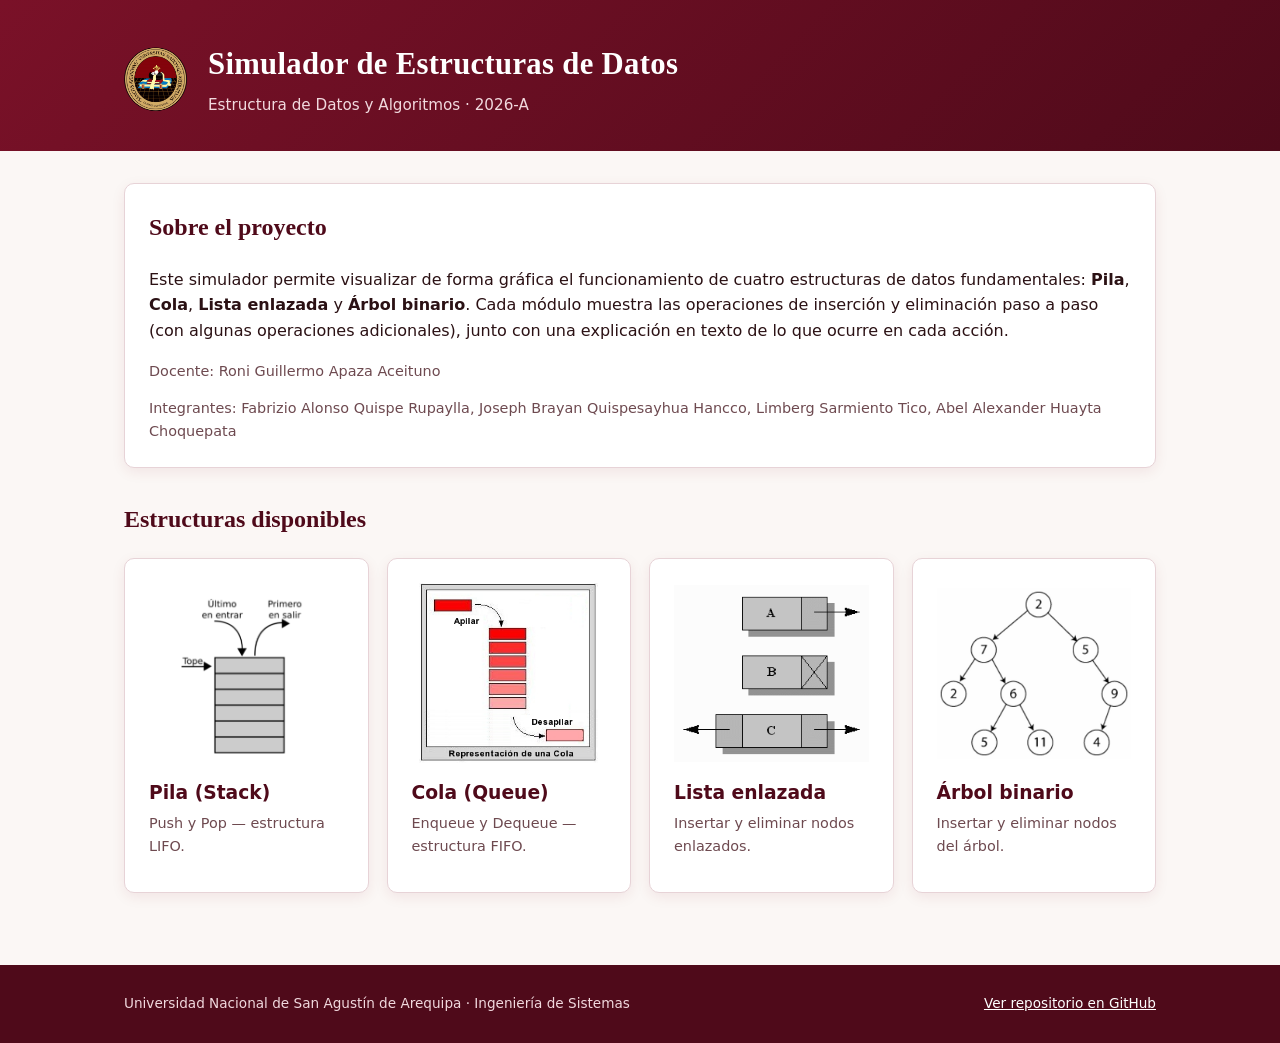
<file: index.html>
<!DOCTYPE html>
<html lang="es">
<head>
  <meta charset="UTF-8">
  <meta name="viewport" content="width=device-width, initial-scale=1.0">
  <title>Simulador de Estructuras de Datos — TIF</title>
  <link rel="stylesheet" href="style.css">
</head>
<body>

  <!-- ===================== ENCABEZADO ===================== -->
  <header class="encabezado">
    <div class="contenedor encabezado__contenido">
      <!-- Sello institucional simple  -->
      <img class="sello" src="Escudo_UNSA.png.webp" alt="Escudo de la UNSA">
      <div class="encabezado__textos">
        <h1>Simulador de Estructuras de Datos</h1>
        <p>Estructura de Datos y Algoritmos · 2026-A</p>
      </div>
    </div>
  </header>

  <main class="contenedor" style="padding-top: 32px; padding-bottom: 24px;">

    <!-- ===================== INTRODUCCIÓN ===================== -->
    <section class="tarjeta">
      <h2 style="margin-top:0; font-family: var(--font-display); color: var(--granate-dark);">Sobre el proyecto</h2>
      <p>
        Este simulador permite visualizar de forma gráfica el funcionamiento de cuatro
        estructuras de datos fundamentales: <strong>Pila</strong>, <strong>Cola</strong>,
        <strong>Lista enlazada</strong> y <strong>Árbol binario</strong>. Cada módulo muestra
        las operaciones de inserción y eliminación paso a paso (con algunas operaciones adicionales), junto con una explicación
        en texto de lo que ocurre en cada acción.
      </p>
      <p style="color: var(--ink-muted); font-size: 0.9rem; margin-bottom: 0;">
        Docente: Roni Guillermo Apaza Aceituno
      </p>
      <p style="color: var(--ink-muted); font-size: 0.9rem; margin-bottom: 0;">
        Integrantes: Fabrizio Alonso Quispe Rupaylla, Joseph Brayan Quispesayhua Hancco, Limberg Sarmiento Tico, Abel Alexander Huayta Choquepata
      </p>
    </section>

    <!-- ===================== GRID DE ESTRUCTURAS ===================== -->
    <section style="margin-top: 32px;">
      <h2 style="font-family: var(--font-display); color: var(--granate-dark);">Estructuras disponibles</h2>

      <div style="display: grid; grid-template-columns: repeat(auto-fit, minmax(230px, 1fr)); gap: 18px; margin-top: 16px;">

        <!-- ---- Pila ---- -->
        <a href="pila/pila.html" class="tarjeta" style="text-decoration:none; color: inherit; display:block; transition: transform .15s ease, box-shadow .15s ease;"
           onmouseover="this.style.transform='translateY(-3px)'; this.style.boxShadow='var(--shadow-hover)';"
           onmouseout="this.style.transform=''; this.style.boxShadow='';">
          <img class="imagen-tarjeta" src="pila.png" alt="Escudo de la UNSA">
          <h3 style="margin: 12px 0 4px; color: var(--granate-dark);">Pila (Stack)</h3>
          <p style="margin: 0 0 10px; font-size: 0.9rem; color: var(--ink-muted);">Push y Pop — estructura LIFO.</p>
        </a>

        <!-- ---- Cola ---- -->
        <a href="cola/cola.html" class="tarjeta" style="text-decoration:none; color: inherit; display:block; transition: transform .15s ease, box-shadow .15s ease;"
           onmouseover="this.style.transform='translateY(-3px)'; this.style.boxShadow='var(--shadow-hover)';"
           onmouseout="this.style.transform=''; this.style.boxShadow='';">
          <img class="imagen-tarjeta" src="cola.jpg" alt="Escudo de la UNSA">
          <h3 style="margin: 12px 0 4px; color: var(--granate-dark);">Cola (Queue)</h3>
          <p style="margin: 0 0 10px; font-size: 0.9rem; color: var(--ink-muted);">Enqueue y Dequeue — estructura FIFO.</p>
        </a>

        <!-- ---- Lista enlazada ---- -->
        <a href="lista/lista.html" class="tarjeta" style="text-decoration:none; color: inherit; display:block; transition: transform .15s ease, box-shadow .15s ease;"
           onmouseover="this.style.transform='translateY(-3px)'; this.style.boxShadow='var(--shadow-hover)';"
           onmouseout="this.style.transform=''; this.style.boxShadow='';">
          <img class="imagen-tarjeta" src="lista.png" alt="Escudo de la UNSA">
          <h3 style="margin: 12px 0 4px; color: var(--granate-dark);">Lista enlazada</h3>
          <p style="margin: 0 0 10px; font-size: 0.9rem; color: var(--ink-muted);">Insertar y eliminar nodos enlazados.</p>
        </a>

        <!-- ---- Árbol binario ---- -->
        <a href="arbol/arbol.html" class="tarjeta" style="text-decoration:none; color: inherit; display:block; transition: transform .15s ease, box-shadow .15s ease;"
           onmouseover="this.style.transform='translateY(-3px)'; this.style.boxShadow='var(--shadow-hover)';"
           onmouseout="this.style.transform=''; this.style.boxShadow='';">
          <img class="imagen-tarjeta" src="arbol.png" alt="Escudo de la UNSA">
          <h3 style="margin: 12px 0 4px; color: var(--granate-dark);">Árbol binario</h3>
          <p style="margin: 0 0 10px; font-size: 0.9rem; color: var(--ink-muted);">Insertar y eliminar nodos del árbol.</p>
        </a>

      </div>
    </section>

  </main>

  <!-- ===================== PIE DE PÁGINA ===================== -->
  <footer class="pie">
    <div class="contenedor pie__contenido">
      <span><!-- PLACEHOLDER --> Universidad Nacional de San Agustín de Arequipa · Ingeniería de Sistemas</span>
      <span><a href="https://github.com/PLACEHOLDER/simulador-tif" target="_blank" rel="noopener">Ver repositorio en GitHub</a></span>
    </div>
  </footer>

</body>
</html>
</file>
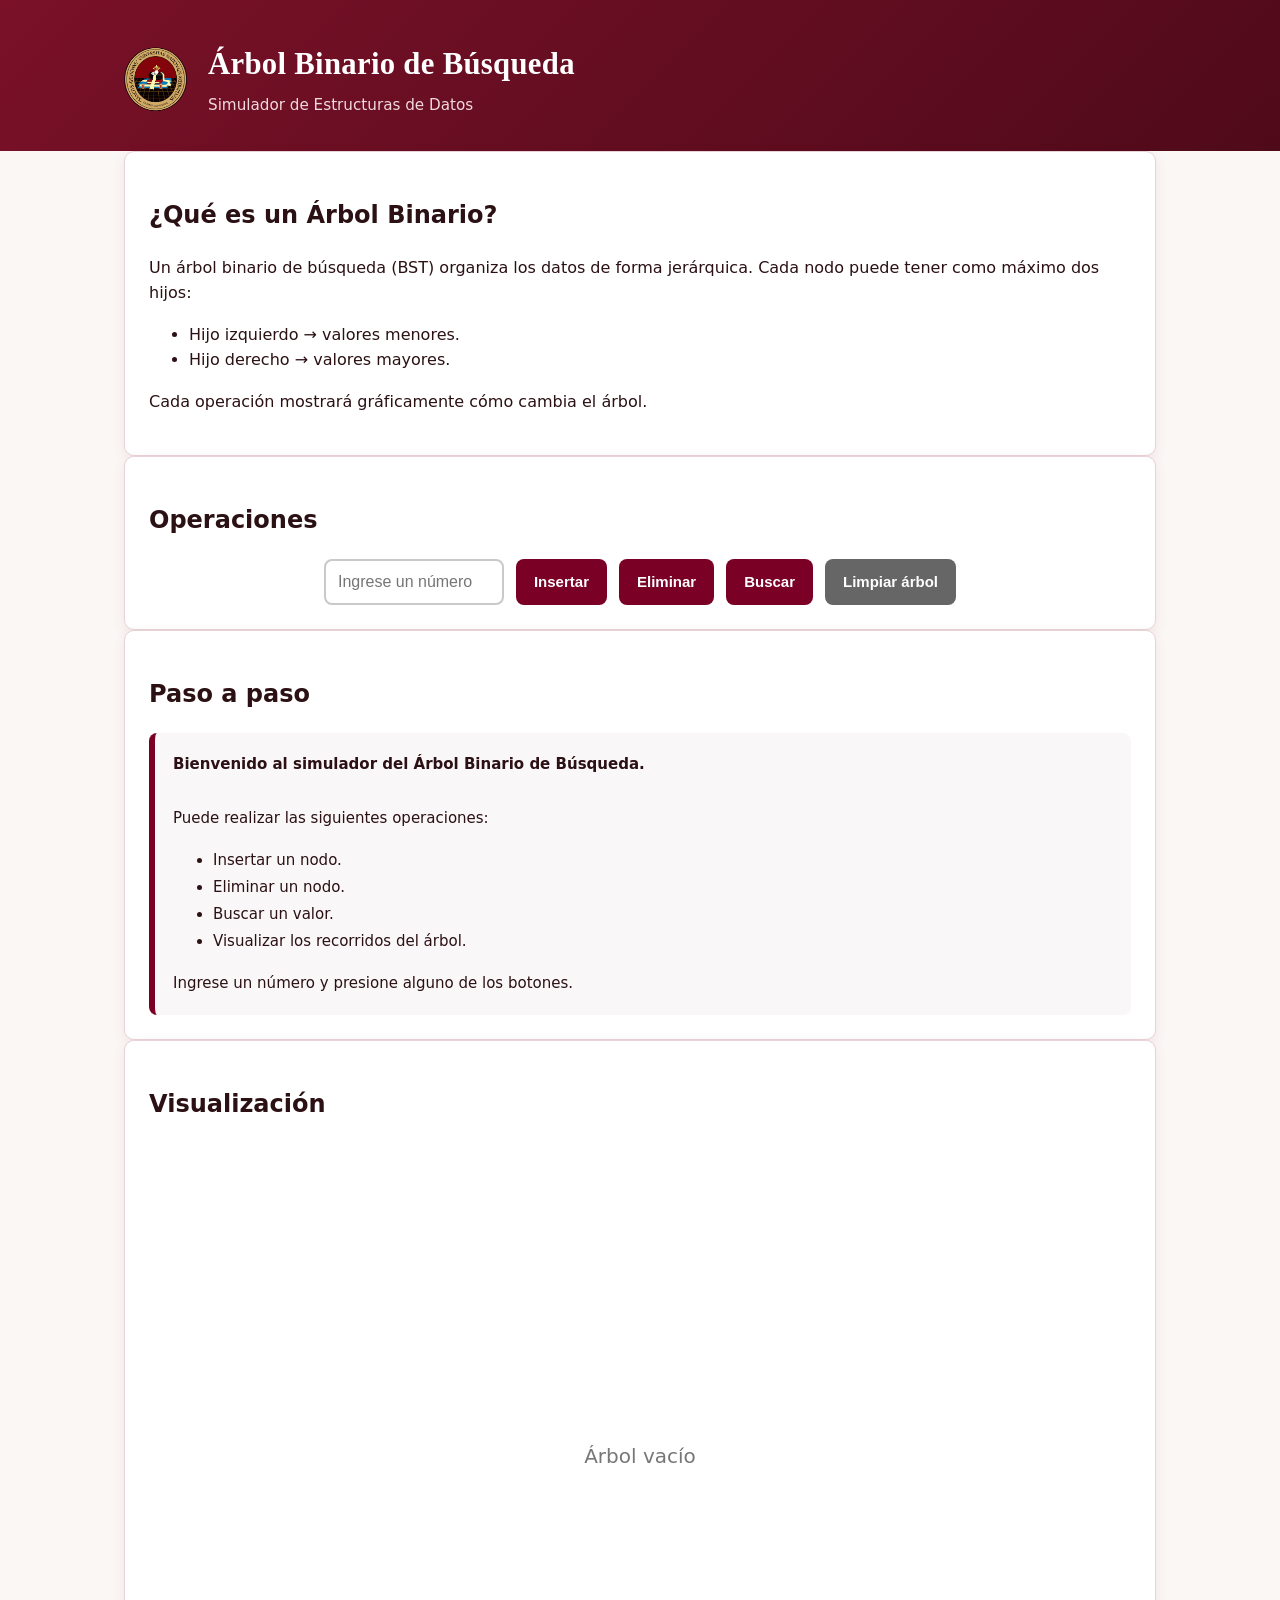
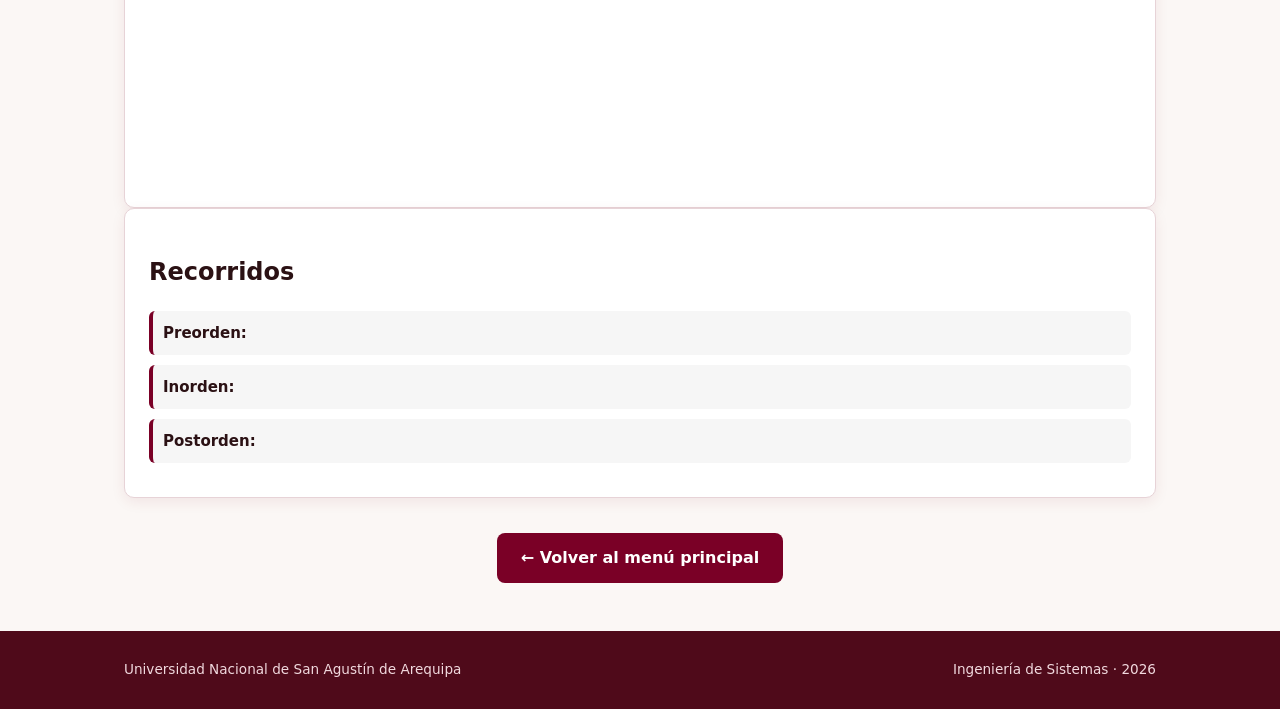
<file: arbol/arbol.html>
<!DOCTYPE html>
<html lang="es">
<head>
    <meta charset="UTF-8">
    <meta name="viewport" content="width=device-width, initial-scale=1.0">
    <title>Simulador - Árbol Binario</title>

    <!-- Estilos generales -->
    <link rel="stylesheet" href="../style.css">

    <!-- Estilos propios -->
    <link rel="stylesheet" href="arbol.css">
</head>
<body>

    <!-- ================= ENCABEZADO ================= -->

    <header class="encabezado">
        <div class="contenedor encabezado__contenido">

            <img class="sello" src="../Escudo_UNSA.png.webp" alt="Escudo de la UNSA">

            <div class="encabezado__textos">
                <h1>Árbol Binario de Búsqueda</h1>
                <p>Simulador de Estructuras de Datos</p>
            </div>

        </div>
    </header>


    <main class="contenedor">

        <!-- ================= DESCRIPCIÓN ================= -->

        <section class="tarjeta">

            <h2>¿Qué es un Árbol Binario?</h2>

            <p>

                Un árbol binario de búsqueda (BST) organiza los datos
                de forma jerárquica.

                Cada nodo puede tener como máximo dos hijos:

            </p>

            <ul>

                <li>Hijo izquierdo → valores menores.</li>

                <li>Hijo derecho → valores mayores.</li>

            </ul>

            <p>

                Cada operación mostrará gráficamente cómo cambia el árbol.

            </p>

        </section>


        <!-- ================= CONTROLES ================= -->

        <section class="tarjeta">

            <h2>Operaciones</h2>

            <div class="panel-operaciones">

                <input
                    type="number"
                    id="valor"
                    placeholder="Ingrese un número">

                <button id="btnInsertar">
                    Insertar
                </button>

                <button id="btnEliminar">
                    Eliminar
                </button>

                <button id="btnBuscar">
                    Buscar
                </button>

                <button id="btnLimpiar" class="btn-secundario">
                    Limpiar árbol
                </button>

            </div>

        </section>


        <!-- ================= EXPLICACIÓN ================= -->

        <section class="tarjeta">

            <h2>Paso a paso</h2>

            <div id="explicacion" class="explicacion">

                Bienvenido.

                Seleccione una operación para comenzar.

            </div>

        </section>


        <!-- ================= ÁRBOL ================= -->

        <section class="tarjeta">

            <h2>Visualización</h2>

            <div id="contenedorArbol">

                <svg id="svgArbol"></svg>

            </div>

        </section>


        <!-- ================= RECORRIDOS ================= -->

        <section class="tarjeta">

            <h2>Recorridos</h2>

            <div class="recorridos">

                <p>

                    <strong>Preorden:</strong>

                    <span id="preorden">-</span>

                </p>

                <p>

                    <strong>Inorden:</strong>

                    <span id="inorden">-</span>

                </p>

                <p>

                    <strong>Postorden:</strong>

                    <span id="postorden">-</span>

                </p>

            </div>

        </section>


        <!-- ================= BOTÓN VOLVER ================= -->

        <section style="text-align:center;margin-top:25px;">

            <a href="../index.html" class="btn-volver">

                ← Volver al menú principal

            </a>

        </section>

    </main>


    <!-- ================= PIE ================= -->

    <footer class="pie">

        <div class="contenedor pie__contenido">

            <span>

                Universidad Nacional de San Agustín de Arequipa

            </span>

            <span>

                Ingeniería de Sistemas · 2026

            </span>

        </div>

    </footer>


    <!-- ================= SCRIPTS ================= -->

    <script src="Arbol.js"></script>

    <script src="arbol.render.js"></script>

</body>
</html>
</file>
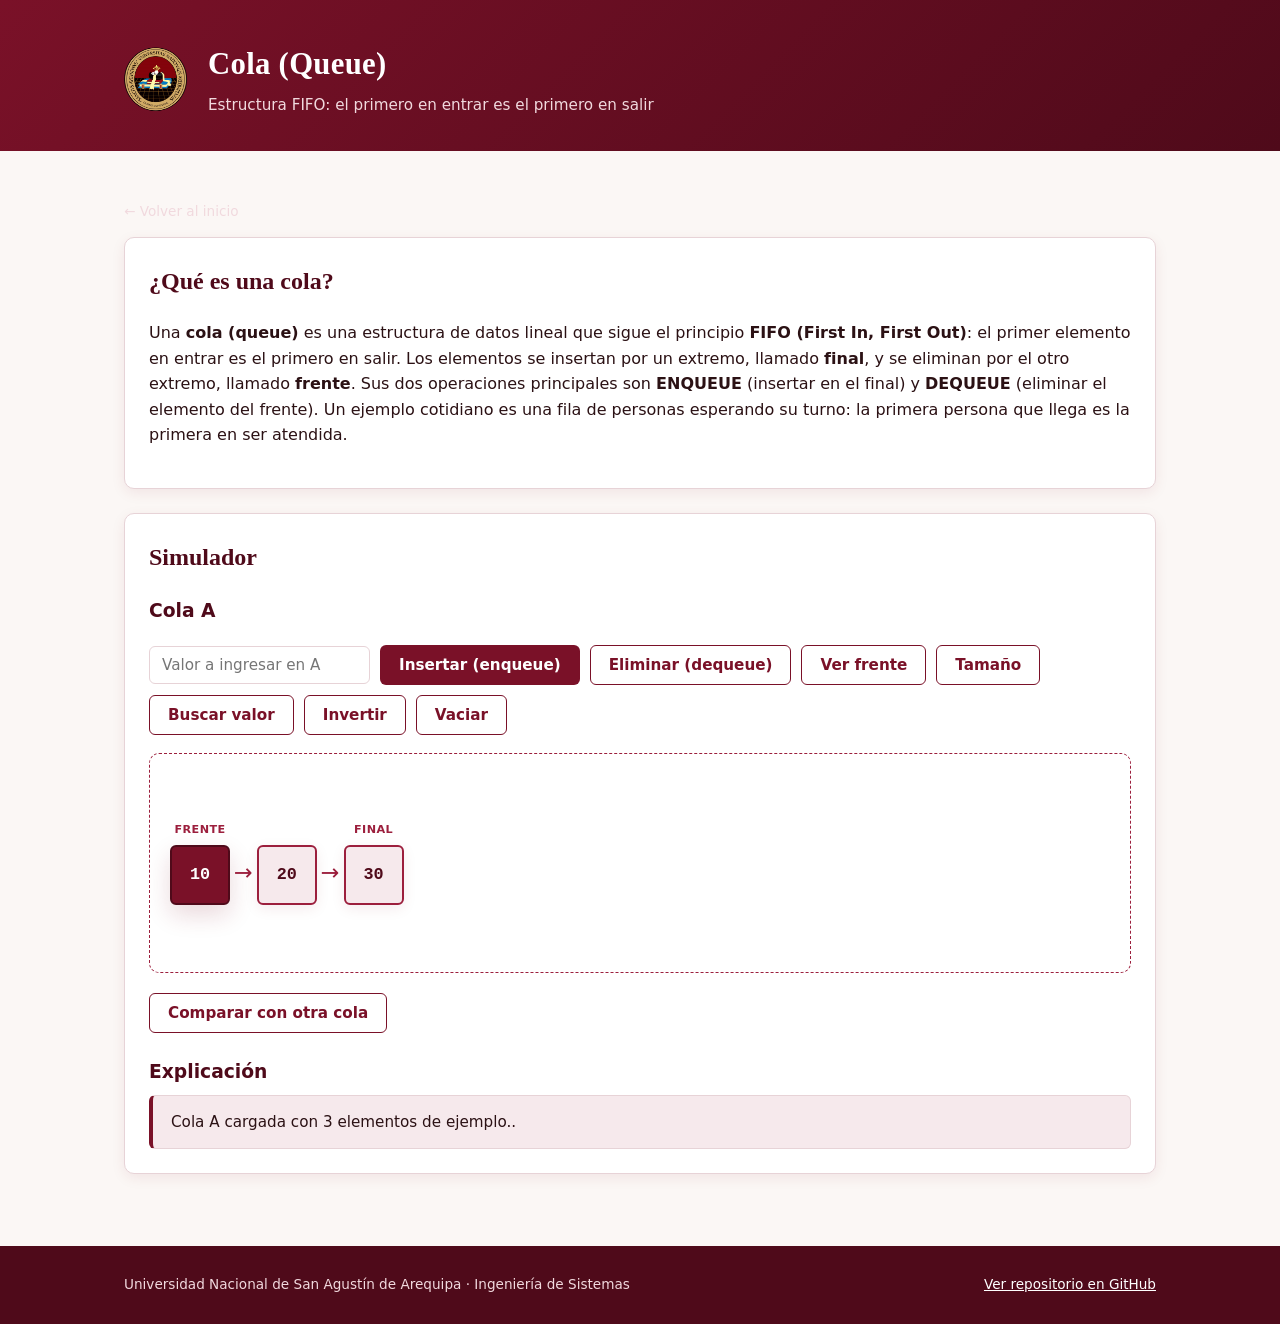
<file: cola/cola.html>
<!DOCTYPE html>
<html lang="es">
<head>
  <meta charset="UTF-8">
  <meta name="viewport" content="width=device-width, initial-scale=1.0">
  <title>Cola (Queue) — Simulador de Estructuras de Datos</title>
  <link rel="stylesheet" href="../style.css">
  <link rel="stylesheet" href="cola.css">
</head>
<body>
 
  <header class="encabezado">
    <div class="contenedor encabezado__contenido">
      <img class="sello" src="../Escudo_UNSA.png.webp" alt="Escudo de la UNSA">
      <div class="encabezado__textos">
        <h1>Cola (Queue)</h1>
        <p>Estructura FIFO: el primero en entrar es el primero en salir</p>
      </div>
    </div>
  </header>
 
  <main class="contenedor" style="padding-top: 32px; padding-bottom: 24px;">
 
    <p class="migas"><a href="../index.html">&larr; Volver al inicio</a></p>
 
    <section class="tarjeta">
      <h2 style="margin-top:0; font-family: var(--font-display); color: var(--granate-dark);">¿Qué es una cola?</h2>
      <p>
        Una <strong>cola (queue)</strong> es una estructura de datos lineal
        que sigue el principio <strong>FIFO (First In, First Out)</strong>:
        el primer elemento en entrar es el primero en salir. Los elementos se
        insertan por un extremo, llamado <strong>final</strong>, y se
        eliminan por el otro extremo, llamado <strong>frente</strong>. Sus
        dos operaciones principales son <strong>ENQUEUE</strong> (insertar en
        el final) y <strong>DEQUEUE</strong> (eliminar el elemento del
        frente). Un ejemplo cotidiano es una fila de personas esperando su
        turno: la primera persona que llega es la primera en ser atendida.
      </p>
    </section>
 
    <section class="tarjeta" style="margin-top: 24px;">
      <h2 style="margin-top:0; font-family: var(--font-display); color: var(--granate-dark);">Simulador</h2>
 
      <h3 style="color: var(--granate-dark);">Cola A</h3>
      <div class="controles">
        <input type="text" id="valor-input-a" placeholder="Valor a ingresar en A">
        <button class="boton boton--primario" onclick="insertarVisualA()">Insertar (enqueue)</button>
        <button class="boton boton--secundario" onclick="eliminarVisualA()">Eliminar (dequeue)</button>
        <button class="boton boton--secundario" onclick="verFrenteVisual()">Ver frente</button>
        <button class="boton boton--secundario" onclick="tamanoVisual()">Tamaño</button>
        <button class="boton boton--secundario" onclick="buscarVisual()">Buscar valor</button>
        <button class="boton boton--secundario" onclick="invertirVisual()">Invertir</button>
        <button class="boton boton--secundario" onclick="vaciarVisual()">Vaciar</button>
      </div>
      <div id="contenedor-cola-a" class="lienzo cola__lienzo"></div>
 
      <div class="controles" style="margin-top: 20px;">
        <button class="boton boton--secundario" id="boton-toggle-comparar" onclick="toggleComparar()">Comparar con otra cola</button>
      </div>
 
      <div id="seccion-comparar" style="display: none;">
        <h3 style="color: var(--granate-dark); margin-top: 16px;">Cola B</h3>
        <div class="controles">
          <input type="text" id="valor-input-b" placeholder="Valor a ingresar en B">
          <button class="boton boton--primario" onclick="insertarVisualB()">Insertar (enqueue)</button>
          <button class="boton boton--secundario" onclick="eliminarVisualB()">Eliminar (dequeue)</button>
        </div>
        <div id="contenedor-cola-b" class="lienzo cola__lienzo"></div>
 
        <div class="controles" style="margin-top: 12px;">
          <button class="boton boton--primario" onclick="compararVisual()">Comparar Cola A con Cola B</button>
        </div>
      </div>
 
      <h3 style="margin-bottom: 8px; color: var(--granate-dark); margin-top: 24px;">Explicación</h3>
      <div id="explicacion" class="panel-explicacion"></div>
    </section>
 
  </main>
 
  <footer class="pie">
    <div class="contenedor pie__contenido">
      <span>Universidad Nacional de San Agustín de Arequipa · Ingeniería de Sistemas</span>
      <span><a href="https://github.com/JosephQuispesayhua/simulador-estructuras" target="_blank" rel="noopener">Ver repositorio en GitHub</a></span>
    </div>
  </footer>
 
  <script src="Cola.js"></script>
  <script src="cola.render.js"></script>
</body>
</html>
</file>
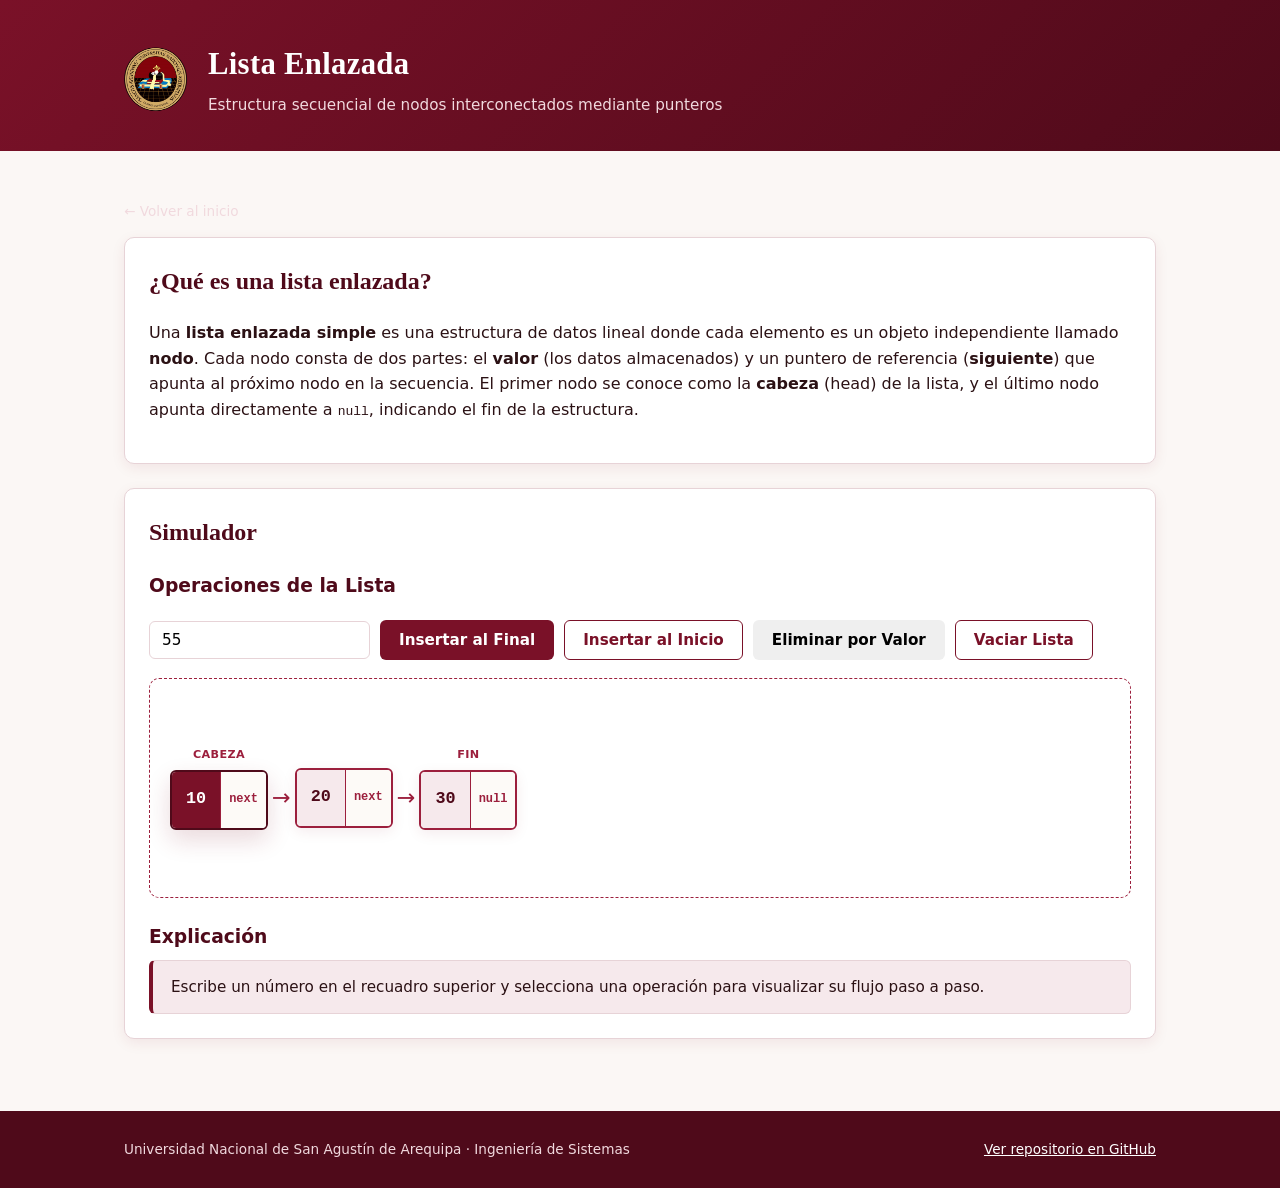
<file: lista/lista.html>
<!DOCTYPE html>
<html lang="es">
<head>
  <meta charset="UTF-8">
  <meta name="viewport" content="width=device-width, initial-scale=1.0">
  <title>Lista Enlazada Simple — Simulador de Estructuras de Datos</title>
  <link rel="stylesheet" href="../style.css">
  <link rel="stylesheet" href="lista.css">
</head>
<body>
 
  <header class="encabezado">
    <div class="contenedor encabezado__contenido">
      <img class="sello" src="../Escudo_UNSA.png.webp" alt="Escudo de la UNSA">
      <div class="encabezado__textos">
        <h1>Lista Enlazada</h1>
        <p>Estructura secuencial de nodos interconectados mediante punteros</p>
      </div>
    </div>
  </header>
 
  <main class="contenedor" style="padding-top: 32px; padding-bottom: 24px;">
 
    <p class="migas"><a href="../index.html">&larr; Volver al inicio</a></p>
 
    <section class="tarjeta">
      <h2 style="margin-top:0; font-family: var(--font-display); color: var(--granate-dark);">¿Qué es una lista enlazada?</h2>
      <p>
        Una <strong>lista enlazada simple</strong> es una estructura de datos lineal donde cada elemento es un objeto independiente llamado <strong>nodo</strong>. Cada nodo consta de dos partes: el <strong>valor</strong> (los datos almacenados) y un puntero de referencia (<strong>siguiente</strong>) que apunta al próximo nodo en la secuencia. El primer nodo se conoce como la <strong>cabeza</strong> (head) de la lista, y el último nodo apunta directamente a <code>null</code>, indicando el fin de la estructura.
      </p>
    </section>
 
    <section class="tarjeta" style="margin-top: 24px;">
      <h2 style="margin-top:0; font-family: var(--font-display); color: var(--granate-dark);">Simulador</h2>
 
      <h3 style="color: var(--granate-dark);">Operaciones de la Lista</h3>
      <div class="controles">
        <input type="number" id="valor-input" placeholder="Valor numérico" value="10">
        <button class="boton boton--primario" onclick="insertarAlFinalVisual()">Insertar al Final</button>
        <button class="boton boton--secundario" onclick="insertarAlInicioVisual()">Insertar al Inicio</button>
        <button class="boton boton--danger" onclick="eliminarVisual()">Eliminar por Valor</button>
        <button class="boton boton--secundario" onclick="vaciarVisual()">Vaciar Lista</button>
      </div>

      <div id="contenedor-lista" class="lienzo lista__lienzo">
        <!-- Los nodos enlazados se renderizarán dinámicamente aquí -->
      </div>
 
      <h3 style="margin-bottom: 8px; color: var(--granate-dark); margin-top: 24px;">Explicación</h3>
      <div id="explicacion" class="panel-explicacion">
        Escribe un número en el recuadro superior y selecciona una operación para visualizar su flujo paso a paso.
      </div>
    </section>
 
  </main>
 
  <footer class="pie">
    <div class="contenedor pie__contenido">
      <span>Universidad Nacional de San Agustín de Arequipa · Ingeniería de Sistemas</span>
      <span><a href="https://github.com/JosephQuispesayhua/simulador-estructuras" target="_blank" rel="noopener">Ver repositorio en GitHub</a></span>
    </div>
  </footer>
 
  <script src="lista.js"></script>
  <script src="lista.render.js"></script>
</body>
</html>
</file>
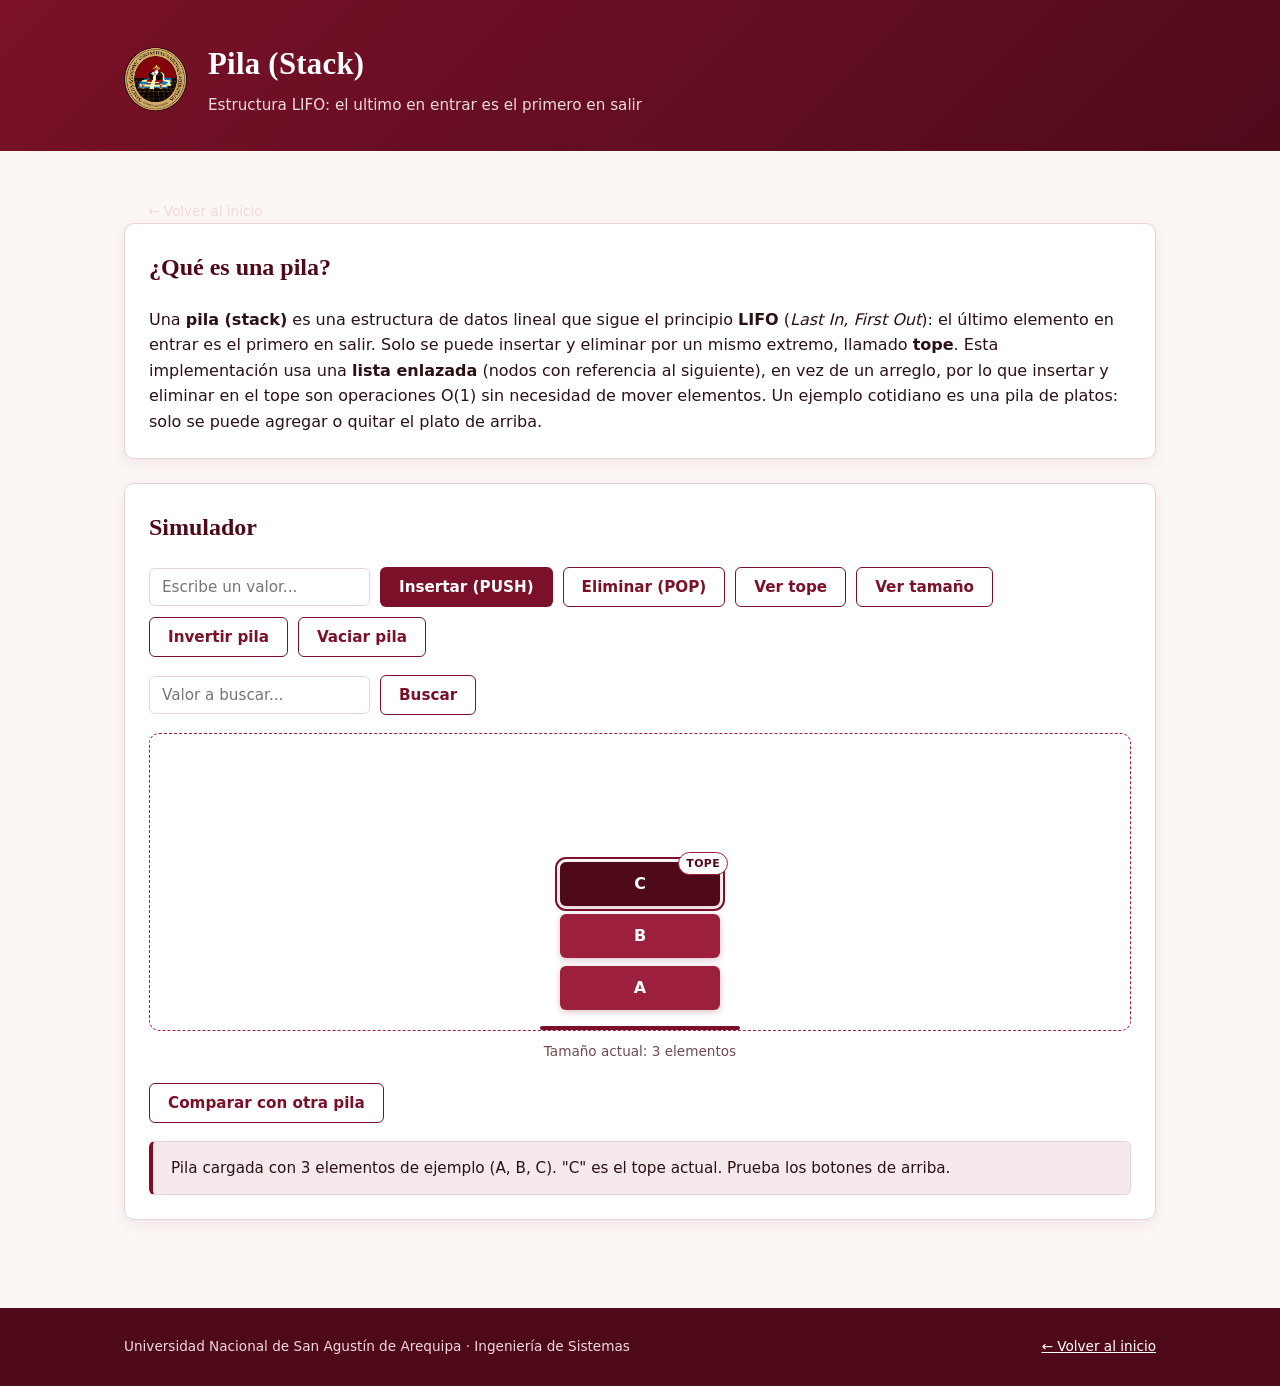
<file: pila/pila.html>
<!DOCTYPE html>
<html lang="es">
<head>
  <meta charset="UTF-8">
  <meta name="viewport" content="width=device-width, initial-scale=1.0">
  <title>Pila (Stack) — Simulador de Estructuras de Datos</title>
  <link rel="stylesheet" href="../style.css">
  <link rel="stylesheet" href="pila.css">
</head>
<body>

  <!-- ===================== ENCABEZADO ===================== -->
  <header class="encabezado">
    <div class="contenedor encabezado__contenido">
      <img class="sello" src="../Escudo_UNSA.png.webp" alt="Escudo de la UNSA">
      <div class="encabezado__textos">
        <h1>Pila (Stack)</h1>
        <p>Estructura LIFO: el ultimo en entrar es el primero en salir</p>
      </div>
    </div>
  </header>

  <main class="contenedor" style="padding-top: 32px; padding-bottom: 40px;">
    <div class="contenedor migas">
      <a href="../index.html">&larr; Volver al inicio</a>
    </div>
    <!-- ===================== DEFINICIÓN BREVE ===================== -->
    <section class="tarjeta">
      <h2 style="margin-top:0; font-family: var(--font-display); color: var(--granate-dark);">¿Qué es una pila?</h2>
      <p style="margin-bottom: 0;">
        Una <strong>pila (stack)</strong> es una estructura de datos lineal que sigue el
        principio <strong>LIFO</strong> (<em>Last In, First Out</em>): el último elemento
        en entrar es el primero en salir. Solo se puede insertar y eliminar por un
        mismo extremo, llamado <strong>tope</strong>. Esta implementación usa una
        <strong>lista enlazada</strong> (nodos con referencia al siguiente), en vez de
        un arreglo, por lo que insertar y eliminar en el tope son operaciones O(1)
        sin necesidad de mover elementos. Un ejemplo cotidiano es una pila de platos:
        solo se puede agregar o quitar el plato de arriba.
      </p>
    </section>

    <!-- ===================== SIMULADOR PRINCIPAL ===================== -->
    <section class="tarjeta" style="margin-top: 24px;">
      <h2 style="margin-top:0; font-family: var(--font-display); color: var(--granate-dark);">Simulador</h2>

      <!-- Insertar / eliminar -->
      <div class="controles">
        <input
          type="text"
          id="valor-input"
          placeholder="Escribe un valor..."
          maxlength="12"
          aria-label="Valor a insertar en la pila"
        >
        <button id="btn-push" class="boton boton--primario" type="button">
          Insertar (PUSH)
        </button>
        <button id="btn-pop" class="boton boton--secundario" type="button">
          Eliminar (POP)
        </button>
        <button id="btn-ver-tope" class="boton boton--secundario" type="button">Ver tope</button>
        <button id="btn-tamano" class="boton boton--secundario" type="button">Ver tamaño</button>
        <button id="btn-invertir" class="boton boton--secundario" type="button">Invertir pila</button>
        <button id="btn-vaciar" class="boton boton--secundario" type="button">Vaciar pila</button>
      </div>

      <!-- Buscar elemento -->
      <div class="controles">
        <input
          type="text"
          id="buscar-input"
          placeholder="Valor a buscar..."
          maxlength="12"
          aria-label="Valor a buscar en la pila"
        >
        <button id="btn-buscar" class="boton boton--secundario" type="button">Buscar</button>
      </div>

      <!-- Lienzo donde se dibuja la pila -->
      <div class="lienzo lienzo--pila" id="lienzo-pila" aria-label="Representación gráfica de la pila">
        <div class="torre-pila" id="torre-pila"></div>
      </div>
      <p class="contador-pila" id="contador-pila">Tamaño actual: 0 elementos</p>

      <!-- Botón para mostrar/ocultar la sección de comparación -->
      <div class="controles" style="margin-top: 20px;">
        <button id="btn-toggle-comparar" class="boton boton--secundario" type="button">
          Comparar con otra pila
        </button>
      </div>

      <!-- Panel de explicación en texto -->
      <div class="panel-explicacion" id="explicacion" role="status" aria-live="polite">
        Cargando pila de ejemplo...
      </div>
    </section>

    <!-- ===================== COMPARAR CON OTRA PILA (oculta hasta que se presione el botón) ===================== -->
    <section class="tarjeta seccion-comparacion" id="seccion-comparar" style="display: none;">
      <h2 style="margin-top:0; font-family: var(--font-display); color: var(--granate-dark);">Comparar con otra pila</h2>

      <div class="controles">
        <input
          type="text"
          id="valor-input-secundaria"
          placeholder="Escribe un valor..."
          maxlength="12"
          aria-label="Valor a insertar en la pila secundaria"
        >
        <button id="btn-push-secundaria" class="boton boton--primario" type="button">
          Insertar (PUSH)
        </button>
        <button id="btn-pop-secundaria" class="boton boton--secundario" type="button">
          Eliminar (POP)
        </button>
        <button id="btn-vaciar-secundaria" class="boton boton--secundario" type="button">
          Vaciar pila
        </button>
      </div>

      <div class="lienzo lienzo--pila" aria-label="Representación gráfica de la pila secundaria">
        <div class="torre-pila" id="torre-pila-secundaria"></div>
      </div>
      <p class="contador-pila" id="contador-pila-secundaria">Tamaño actual: 0 elementos</p>

      <button id="btn-comparar" class="boton boton--primario boton--comparar" type="button">
        Comparar pilas
      </button>

      <div class="panel-explicacion" id="explicacion-comparacion" role="status" aria-live="polite" style="margin-top: 16px;">
        Cargando pila secundaria de ejemplo...
      </div>
    </section>

  </main>

  <!-- ===================== PIE DE PÁGINA ===================== -->
  <footer class="pie">
    <div class="contenedor pie__contenido">
      <span>Universidad Nacional de San Agustín de Arequipa · Ingeniería de Sistemas</span>
      <span><a href="../index.html">&larr; Volver al inicio</a></span>
    </div>
  </footer>

  <!-- Primero la lógica pura, después la conexión visual -->
  <script src="Pila.js"></script>
  <script src="pila.render.js"></script>
</body>
</html>
</file>
<file: style.css>
/* =========================================================
   style.css — Identidad visual compartida del proyecto
   Simulador de Estructuras de Datos
   -----------------------------------------------------------
   Este archivo es COMPARTIDO por las 4 estructuras (pila, cola,
   lista, arbol) y por index.html. No redefinir colores base,
   tipografía ni botones dentro de pila.css / cola.css / etc.
   Si necesitas cambiar algo de aquí, avisa al grupo primero.
   ========================================================= */

:root {
  /* ---- Paleta institucional: granate + blanco ---- */
  --granate: #7a1128;          /* color principal */
  --granate-dark: #4f0a1a;     /* hover / énfasis fuerte */
  --granate-mid: #9c1f3d;      /* acentos, bordes activos */
  --blush: #f6e9ec;            /* tinte muy claro de granate, para fondos suaves */
  --cream: #fbf7f5;            /* fondo general de la página */
  --white: #ffffff;

  /* ---- Neutrales derivados (para texto legible) ---- */
  --ink: #2b1114;              /* texto principal, casi negro con matiz granate */
  --ink-muted: #6e4a50;        /* texto secundario */
  --border: #e7d3d7;           /* bordes suaves */

  /* ---- Estados ---- */
  --ok: #2f6b46;
  --ok-bg: #e7f3ec;
  --pending: #9c1f3d;
  --pending-bg: #f6e9ec;

  /* ---- Tipografía ---- */
  --font-display: Georgia, "Iowan Old Style", "Palatino Linotype", "Book Antiqua", serif;
  --font-body: "Segoe UI", system-ui, -apple-system, "Helvetica Neue", Arial, sans-serif;
  --font-mono: "Consolas", "Menlo", "Courier New", monospace;

  /* ---- Otros tokens ---- */
  --radius: 10px;
  --radius-sm: 6px;
  --shadow: 0 4px 14px rgba(122, 17, 40, 0.08);
  --shadow-hover: 0 10px 24px rgba(122, 17, 40, 0.16);
  --max-width: 1080px;
}

/* ---------- Reset básico ---------- */
* {
  box-sizing: border-box;
}

html {
  scroll-behavior: smooth;
}

body {
  margin: 0;
  background: var(--cream);
  color: var(--ink);
  font-family: var(--font-body);
  line-height: 1.6;
  -webkit-font-smoothing: antialiased;
}

img, svg {
  max-width: 100%;
  display: block;
}

a {
  color: var(--granate);
}

/* Respeta a quienes prefieren menos movimiento */
@media (prefers-reduced-motion: reduce) {
  * {
    animation-duration: 0.001ms !important;
    animation-iteration-count: 1 !important;
    transition-duration: 0.001ms !important;
    scroll-behavior: auto !important;
  }
}

/* ---------- Foco visible (accesibilidad, no quitar) ---------- */
a:focus-visible,
button:focus-visible,
input:focus-visible {
  outline: 3px solid var(--granate-mid);
  outline-offset: 2px;
}

/* ---------- Layout general ---------- */
.contenedor {
  max-width: var(--max-width);
  margin: 0 auto;
  padding: 0 24px;
}

/* ---------- Encabezado institucional ---------- */
.encabezado {
  background: linear-gradient(135deg, var(--granate) 0%, var(--granate-dark) 100%);
  color: var(--white);
  padding: 40px 0 34px;
}

.encabezado__contenido {
  display: flex;
  align-items: center;
  gap: 20px;
}

.sello {
  flex-shrink: 0;
  width: 64px;
  height: 64px;
}

.encabezado__textos h1 {
  font-family: var(--font-display);
  font-size: clamp(1.6rem, 2.4vw, 2.2rem);
  margin: 0 0 4px;
  letter-spacing: 0.3px;
}

.encabezado__textos p {
  margin: 0;
  font-size: 0.95rem;
  color: #f1d9de;
}

.migas {
  margin-top: 18px;
  font-size: 0.85rem;
}

.migas a {
  color: #f1d9de;
  text-decoration: none;
}

.migas a:hover {
  text-decoration: underline;
}

/* ---------- Tarjetas genéricas ---------- */
.tarjeta {
  background: var(--white);
  border: 1px solid var(--border);
  border-radius: var(--radius);
  box-shadow: var(--shadow);
  padding: 24px;
}

.imagen-tarjeta{
    display: block;
    width: 100%;
    height: 180px;      /* Ajusta este valor */
    object-fit: contain; /* Muestra toda la imagen */
    object-position: center;
    margin: 0 auto 15px;
}

/* ---------- Botones ---------- */
.boton {
  display: inline-flex;
  align-items: center;
  gap: 8px;
  padding: 10px 18px;
  border-radius: var(--radius-sm);
  border: 1px solid transparent;
  font-family: var(--font-body);
  font-size: 0.95rem;
  font-weight: 600;
  cursor: pointer;
  transition: transform 0.15s ease, box-shadow 0.15s ease, background 0.15s ease;
  text-decoration: none;
}

.boton--primario {
  background: var(--granate);
  color: var(--white);
}

.boton--primario:hover {
  background: var(--granate-dark);
  box-shadow: var(--shadow-hover);
  transform: translateY(-1px);
}

.boton--secundario {
  background: var(--white);
  color: var(--granate);
  border-color: var(--granate);
}

.boton--secundario:hover {
  background: var(--blush);
}

/* ---------- Etiquetas de estado (para el panel de explicación en cada simulador) ---------- */
.estado {
  display: inline-block;
  padding: 3px 10px;
  border-radius: 999px;
  font-size: 0.78rem;
  font-weight: 700;
  text-transform: uppercase;
  letter-spacing: 0.4px;
}

.estado--pendiente {
  background: var(--pending-bg);
  color: var(--pending);
}

.estado--listo {
  background: var(--ok-bg);
  color: var(--ok);
}

/* ---------- Pie de página ---------- */
.pie {
  margin-top: 48px;
  padding: 28px 0;
  background: var(--granate-dark);
  color: #f1d9de;
  font-size: 0.85rem;
}

.pie a {
  color: var(--white);
}

.pie__contenido {
  display: flex;
  flex-wrap: wrap;
  gap: 8px 24px;
  justify-content: space-between;
  align-items: center;
}

/* ---------- Utilidades compartidas para los simuladores individuales ---------- */
/* Cada estructura puede reutilizar estas clases dentro de su propio xxx.html */

.panel-explicacion {
  background: var(--blush);
  border: 1px solid var(--border);
  border-left: 4px solid var(--granate);
  border-radius: var(--radius-sm);
  padding: 14px 18px;
  font-size: 0.95rem;
  color: var(--ink);
  min-height: 48px;
}

.controles {
  display: flex;
  flex-wrap: wrap;
  gap: 10px;
  align-items: center;
  margin: 18px 0;
}

.controles input[type="text"],
.controles input[type="number"] {
  padding: 9px 12px;
  border: 1px solid var(--border);
  border-radius: var(--radius-sm);
  font-family: var(--font-body);
  font-size: 0.95rem;
  min-width: 140px;
}

.lienzo {
  background: var(--white);
  border: 1px dashed var(--granate-mid);
  border-radius: var(--radius);
  min-height: 220px;
  padding: 20px;
  display: flex;
  align-items: flex-end;
  gap: 10px;
  flex-wrap: wrap;
}
</file>
<file: arbol/arbol.css>
/* ==========================================
   arbol.css
   Simulador de Árbol Binario de Búsqueda
========================================== */

/* ---------- Contenedor principal ---------- */

main{
    padding-top:30px;
    padding-bottom:40px;
}

/* ---------- Panel de operaciones ---------- */

.panel-operaciones{

    display:flex;
    flex-wrap:wrap;
    justify-content:center;
    gap:12px;

    margin-top:15px;

}

/* ---------- Caja de texto ---------- */

.panel-operaciones input{

    width:180px;

    padding:12px;

    border:2px solid #c9c9c9;

    border-radius:8px;

    font-size:16px;

    outline:none;

    transition:.2s;

}

.panel-operaciones input:focus{

    border-color:#7A0026;

    box-shadow:0 0 6px rgba(122,0,38,.25);

}

/* ---------- Botones ---------- */

.panel-operaciones button{

    padding:12px 18px;

    border:none;

    border-radius:8px;

    cursor:pointer;

    font-size:15px;

    font-weight:bold;

    background:#7A0026;

    color:white;

    transition:.25s;

}

.panel-operaciones button:hover{

    background:#5d001d;

    transform:translateY(-2px);

}

.btn-secundario{

    background:#666 !important;

}

.btn-secundario:hover{

    background:#4f4f4f !important;

}

/* ---------- Explicación ---------- */

.explicacion{

    margin-top:15px;

    padding:18px;

    border-left:6px solid #7A0026;

    background:#faf7f8;

    border-radius:8px;

    line-height:1.8;

    font-size:15px;

    min-height:100px;

}

/* ---------- Contenedor del árbol ---------- */

#contenedorArbol{

    width:100%;

    overflow-x:auto;

    overflow-y:hidden;

    display:flex;

    justify-content:center;

    align-items:center;

    padding:20px;

}

/* ---------- SVG ---------- */

#svgArbol{

    width:100%;

    min-width:900px;

    height:600px;

}

/* ---------- Recorridos ---------- */

.recorridos{

    margin-top:10px;

}

.recorridos p{

    margin:10px 0;

    padding:10px;

    background:#f6f6f6;

    border-left:4px solid #7A0026;

    border-radius:6px;

    font-size:15px;

}

/* ---------- Botón volver ---------- */

.btn-volver{

    display:inline-block;

    margin-top:10px;

    padding:12px 24px;

    text-decoration:none;

    color:white;

    background:#7A0026;

    border-radius:8px;

    font-weight:bold;

    transition:.25s;

}

.btn-volver:hover{

    background:#5d001d;

    transform:translateY(-2px);

}

/* ---------- Animación de aparición ---------- */

.tarjeta{

    animation:aparecer .35s ease;

}

@keyframes aparecer{

    from{

        opacity:0;

        transform:translateY(15px);

    }

    to{

        opacity:1;

        transform:translateY(0);

    }

}

/* ---------- Responsivo ---------- */

@media(max-width:768px){

    .panel-operaciones{

        flex-direction:column;

        align-items:center;

    }

    .panel-operaciones input{

        width:100%;

        max-width:320px;

    }

    .panel-operaciones button{

        width:100%;

        max-width:320px;

    }

    #svgArbol{

        min-width:700px;

        height:520px;

    }

}

@media(max-width:480px){

    #svgArbol{

        min-width:600px;

        height:450px;

    }

    .explicacion{

        font-size:14px;

    }

}
</file>
<file: cola/cola.css>
/* cola.css
   Estilos SOLO del módulo Cola. No redefine colores base, tipografía
   ni botones — eso vive en ../style.css compartido. */
 
.cola__lienzo {
  align-items: center;
  overflow-x: auto;
  gap: 4px;
}
 
/* Cada caja va envuelta en esta columna para poder poner su etiqueta arriba. */
.cola__item {
  display: flex;
  flex-direction: column;
  align-items: center;
  gap: 6px;
  flex-shrink: 0;
}
 
/* Etiqueta pequeña tipo "badge" encima de la caja (Frente / Final). */
.cola__etiqueta {
  font-size: 0.7rem;
  font-weight: 700;
  text-transform: uppercase;
  letter-spacing: 0.4px;
  color: var(--granate-mid);
  min-height: 14px;
}
 
.cola__caja {
  min-width: 60px;
  height: 60px;
  display: flex;
  align-items: center;
  justify-content: center;
  background: var(--blush);
  border: 2px solid var(--granate-mid);
  border-radius: var(--radius-sm);
  box-shadow: var(--shadow);
  font-family: var(--font-mono);
  font-size: 1.05rem;
  font-weight: 700;
  color: var(--granate-dark);
  flex-shrink: 0;
  animation: cola-aparecer 0.2s ease-out;
}
 
/* El elemento del frente (el próximo en salir) se resalta más fuerte. */
.cola__caja--frente {
  background: var(--granate);
  color: var(--white);
  border-color: var(--granate-dark);
  box-shadow: var(--shadow-hover);
}
 
@keyframes cola-aparecer {
  from {
    opacity: 0;
    transform: scale(0.85);
  }
  to {
    opacity: 1;
    transform: scale(1);
  }
}
 
.cola__flecha {
  font-size: 1.4rem;
  color: var(--granate-mid);
  flex-shrink: 0;
  align-self: center;
  margin-top: 20px;
}
 
.cola__vacio {
  color: var(--ink-muted);
  font-style: italic;
  margin: 0;
}
</file>
<file: lista/lista.css>
/* lista.css
   Estilos SOLO del módulo Lista Enlazada. No redefine colores base, tipografía
   ni botones — eso vive en ../style.css compartido. */
 
.lista__lienzo {
  display: flex;
  align-items: center;
  overflow-x: auto;
  gap: 4px;
}
 
/* Cada bloque envuelve la estructura del nodo con su etiqueta superior (Cabeza, etc.) */
.lista__item {
  display: flex;
  flex-direction: column;
  align-items: center;
  gap: 6px;
  flex-shrink: 0;
}
 
/* Etiqueta tipo "badge" que aparece sobre el nodo */
.lista__etiqueta {
  font-size: 0.7rem;
  font-weight: 700;
  text-transform: uppercase;
  letter-spacing: 0.4px;
  color: var(--granate-mid);
  min-height: 14px;
}
 
/* Estructura dividida de un nodo: Valor + Puntero Siguiente */
.lista__nodo-cuerpo {
  display: flex;
  border: 2px solid var(--granate-mid);
  border-radius: var(--radius-sm);
  overflow: hidden;
  box-shadow: var(--shadow);
  animation: lista-aparecer 0.2s ease-out;
}

.lista__valor {
  min-width: 45px;
  height: 56px;
  display: flex;
  align-items: center;
  justify-content: center;
  background: var(--blush);
  font-family: var(--font-mono);
  font-size: 1.05rem;
  font-weight: 700;
  color: var(--granate-dark);
  padding: 0 14px;
}
 
.lista__puntero-sig {
  display: flex;
  align-items: center;
  justify-content: center;
  background: #fdfaf7;
  color: var(--granate-mid);
  font-size: 0.75rem;
  font-family: var(--font-mono);
  border-left: 1px solid var(--granate-mid);
  padding: 0 8px;
  font-weight: 600;
}

/* El elemento cabeza (primer nodo) se resalta de forma distintiva */
.lista__nodo-cuerpo--cabeza .lista__valor {
  background: var(--granate);
  color: var(--white);
}

.lista__nodo-cuerpo--cabeza {
  border-color: var(--granate-dark);
  box-shadow: var(--shadow-hover);
}
 
@keyframes lista-aparecer {
  from {
    opacity: 0;
    transform: scale(0.85);
  }
  to {
    opacity: 1;
    transform: scale(1);
  }
}
 
/* Flecha conectora entre nodos */
.lista__flecha {
  font-size: 1.4rem;
  color: var(--granate-mid);
  flex-shrink: 0;
  align-self: center;
  margin-top: 20px;
}
 
.lista__vacio {
  color: var(--ink-muted);
  font-style: italic;
  margin: 0;
}
</file>
<file: pila/pila.css>
/* =========================================================
   pila.css — Estilos propios de la Pila
   -----------------------------------------------------------
   Solo estilos que no existen en style.css. No redefinir
   colores base, tipografía ni botones aquí.
   ========================================================= */

/* ---------------------------------------------------------
   Contenedor de la torre.
   OJO: dibujarPila() en pila.render.js dibuja el TOPE como
   PRIMER hijo del contenedor. Por eso aquí usamos
   flex-direction: column (normal, NO reverse) + justify-content
   flex-end: así el primer hijo (tope) queda arriba, y toda la
   torre se ancla al piso de abajo, como una pila real.
   --------------------------------------------------------- */
.torre-pila {
  display: flex;
  flex-direction: column;
  align-items: center;
  justify-content: flex-end; /* ancla el conjunto de cajas abajo */
  gap: 8px;
  width: 100%;
  min-height: 260px;
  padding: 16px 0 4px;
}

.torre-pila__vacio {
  color: var(--ink-muted);
  font-style: italic;
  margin: auto;
}

/* Cada elemento de la pila */
.caja-pila {
  position: relative;
  width: 160px;
  min-height: 44px;
  display: flex;
  align-items: center;
  justify-content: center;
  background: var(--granate-mid);
  color: var(--white);
  font-weight: 600;
  border-radius: var(--radius-sm);
  box-shadow: 0 2px 6px rgba(122, 17, 40, 0.25);
  word-break: break-word;
  padding: 6px 12px;
}

/* La caja del tope se resalta: es la única accesible directamente */
.caja-pila--tope {
  background: var(--granate-dark);
  outline: 2px solid var(--granate);
  outline-offset: 3px;
}

.caja-pila__etiqueta {
  position: absolute;
  right: -8px;
  top: -10px;
  background: var(--white);
  color: var(--granate-dark);
  font-size: 0.68rem;
  font-weight: 700;
  letter-spacing: 0.4px;
  padding: 2px 7px;
  border-radius: 999px;
  border: 1px solid var(--granate-mid);
}

/* Animación breve al insertar un elemento nuevo (siempre el tope) */
.caja-pila--animando {
  animation: aparecerCaja 0.3s ease;
}

@keyframes aparecerCaja {
  from {
    transform: translateY(-14px) scale(0.9);
    opacity: 0;
  }
  to {
    transform: translateY(0) scale(1);
    opacity: 1;
  }
}

@media (prefers-reduced-motion: reduce) {
  .caja-pila--animando {
    animation: none;
  }
}

/* Contador de tamaño debajo del lienzo */
.contador-pila {
  margin-top: 10px;
  font-size: 0.85rem;
  color: var(--ink-muted);
  text-align: center;
}

/* Base de la pila (línea que representa el "suelo") */
.lienzo--pila {
  flex-direction: column;
  align-items: center;
  justify-content: flex-end;
  padding-bottom: 0;
}

.lienzo--pila::after {
  content: "";
  display: block;
  width: 200px;
  height: 4px;
  background: var(--granate);
  border-radius: 2px;
  margin-top: 2px;
}

/* ---------------------------------------------------------
   Sección de comparación entre dos pilas
   --------------------------------------------------------- */
.seccion-comparacion {
  margin-top: 28px;
}

.boton--comparar {
  margin-top: 6px;
}
</file>
